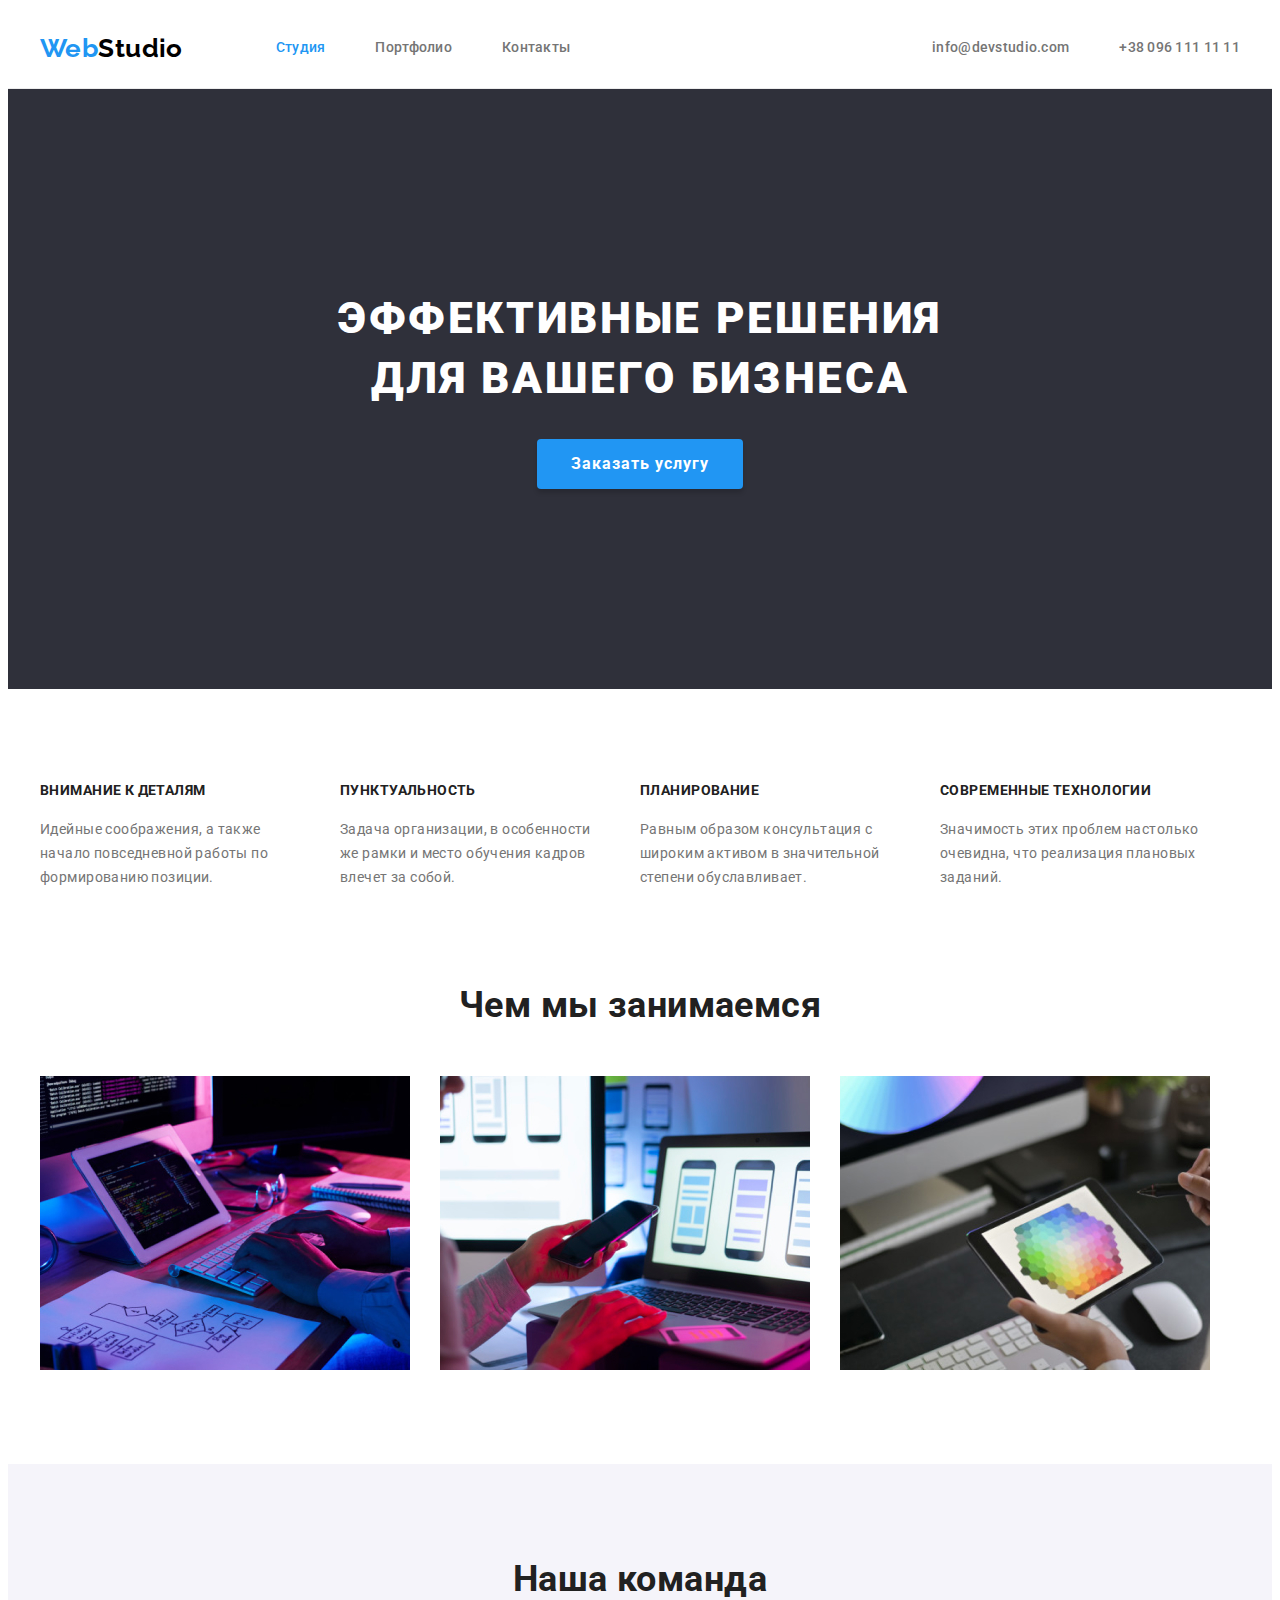
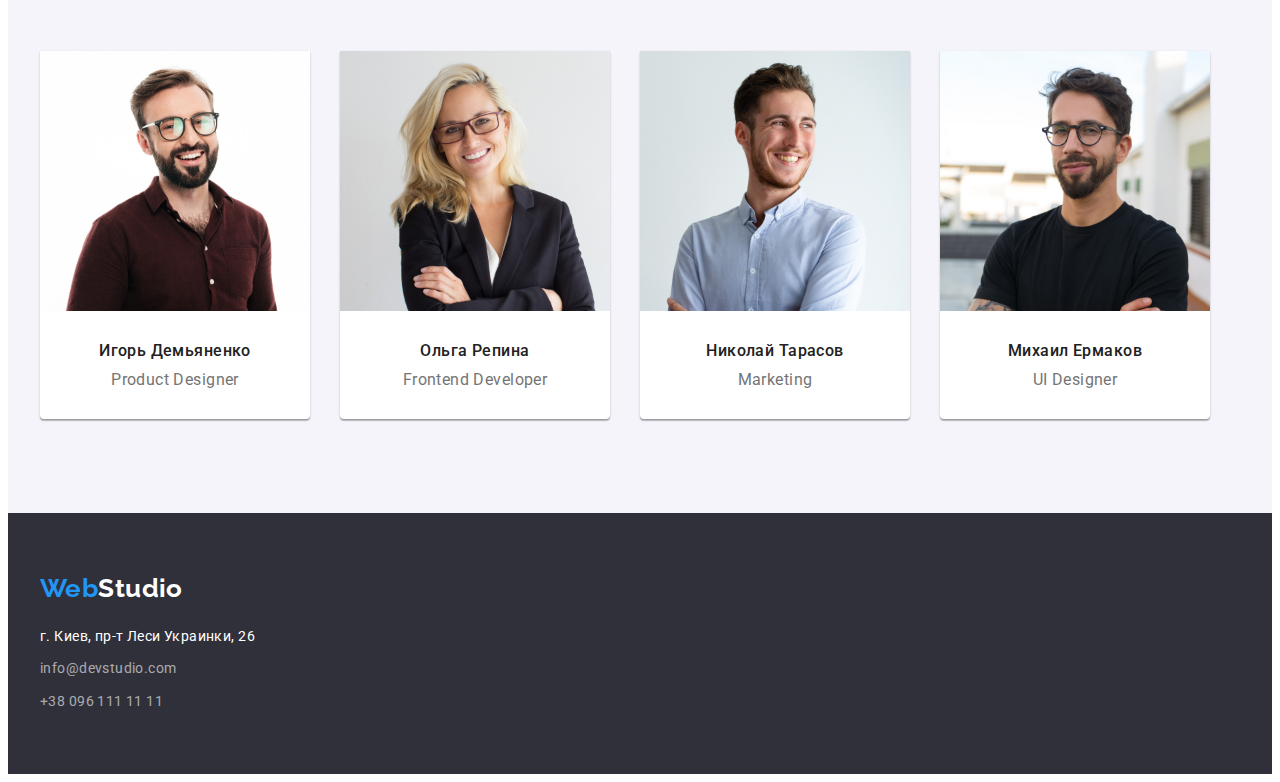
<file: index.html>
<!DOCTYPE html>
<html lang="ru">
  <head>
    <meta charset="UTF-8" />
    <meta http-equiv="X-UA-Compatible" content="IE=edge" />
    <meta name="viewport" content="width=device-width, initial-scale=1.0" />
    <link rel="preconnect" href="https://fonts.gstatic.com" />
    <link
      href="https://fonts.googleapis.com/css2?family=Raleway:wght@700&family=Roboto:wght@400;500;700;900&display=swap"
      rel="stylesheet"
    />
    <link rel="stylesheet" href="./css/styles.css" />
    <link
      rel="stylesheet"
      href="https://cdnjs.cloudflare.com/ajax/libs/modern-normalize/0.2.0/modern-normalize.min.css"
      integrity="sha512-sqIVMkf5f8XGYI/UZYGs7wODxlUeoj9JknataPfUwtvrSKWMHrMXGZ7Evb6nabFYJQG15vFFyALe6r0nWCD1Ug=="
      crossorigin="anonymous"
    />
    <title>Студия</title>
  </head>
  <body>
    <!--Header-->
    <header class="header">
      <div class="container">
        <nav class="navigation">
          <a href="./index.html" class="logo"
            ><span class="logo-web">Web</span>Studio</a
          >
          <ul class="list nav-links">
            <li class="item">
              <a href="./index.html" class="nav-link current-page">Студия</a>
            </li>
            <li class="item">
              <a href="./portfolio.html" class="nav-link">Портфолио</a>
            </li>
            <li class="item">
              <a href="#" class="nav-link">Контакты</a>
            </li>
          </ul>
        </nav>
        <ul class="list header-contacts">
          <li class="item">
            <a href="mailto:info@devstudio.com" class="header-contact"
              >info@devstudio.com</a
            >
          </li>
          <li class="item">
            <a href="tel:+380961111111" class="header-contact"
              >+38 096 111 11 11</a
            >
          </li>
        </ul>
      </div>
    </header>
    <main>
      <!--Hero-->
      <section class="section hero">
        <h1 class="hero-title">ЭФФЕКТИВНЫЕ РЕШЕНИЯ ДЛЯ ВАШЕГО БИЗНЕСА</h1>
        <button type="button" value="Заказать услугу" class="hero-button">
          Заказать услугу
        </button>
      </section>
      <!--feature-->
      <section class="section">
        <div class="container">
          <h2 hidden>Наши преимущества</h2>
          <ul class="feature list">
            <li>
              <h3 class="feature-title">Внимание к деталям</h3>
              <p>
                Идейные соображения, а также начало повседневной работы по
                формированию позиции.
              </p>
            </li>
            <li>
              <h3 class="feature-title">Пунктуальность</h3>
              <p>
                Задача организации, в особенности же рамки и место обучения
                кадров влечет за собой.
              </p>
            </li>
            <li>
              <h3 class="feature-title">Планирование</h3>
              <p>
                Равным образом консультация с широким активом в значительной
                степени обуславливает.
              </p>
            </li>
            <li>
              <h3 class="feature-title">Современные технологии</h3>
              <p>
                Значимость этих проблем настолько очевидна, что реализация
                плановых заданий.
              </p>
            </li>
          </ul>
        </div>
      </section>
      <!--Our work-->
      <section class="section our-work">
        <div class="container">
          <h2 class="section-title">Чем мы занимаемся</h2>
          <ul class="our-work-list list">
            <li>
              <img src="./images/box1.jpg" alt="Пишем код" width="370" />
            </li>
            <li>
              <img
                src="./images/box2.jpg"
                alt="Разрабатываем мобильные приложения"
                width="370"
              />
            </li>
            <li>
              <img
                src="./images/box3.jpg"
                alt="Разрабатываем дизайн"
                width="370"
              />
            </li>
          </ul>
        </div>
      </section>
      <!--Our team-->
      <section class="section our-team">
        <div class="container">
          <h2 class="section-title">Наша команда</h2>
          <ul class="team-list list">
            <li>
              <img
                src="./images/photo1.jpg"
                alt="Фото Игоря Демьяненко"
                width="270"
              />
              <div class="member-description">
                <h3 class="team-member">Игорь Демьяненко</h3>
                <p class="team-position">Product Designer</p>
              </div>
            </li>
            <li>
              <img
                src="./images/photo2.jpg"
                alt="Фото Ольги Репиной"
                width="270"
              />
              <div class="member-description">
                <h3 class="team-member">Ольга Репина</h3>
                <p class="team-position">Frontend Developer</p>
              </div>
            </li>
            <li>
              <img
                src="./images/photo3.jpg"
                alt="Фото Николая Тарасова"
                width="270"
              />
              <div class="member-description">
                <h3 class="team-member">Николай Тарасов</h3>
                <p class="team-position">Marketing</p>
              </div>
            </li>
            <li>
              <img
                src="./images/photo4.jpg"
                alt="Фото Михаила Ермакова"
                width="270"
              />
              <div class="member-description">
                <h3 class="team-member">Михаил Ермаков</h3>
                <p class="team-position">UI Designer</p>
              </div>
            </li>
          </ul>
        </div>
      </section>
    </main>
    <!--Footer-->
    <footer class="footer">
      <div class="container">
        <a href="#" class="logo"> <span class="logo-web">Web</span>Studio</a>
        <address class="address">
          г. Киев, пр-т Леси Украинки, 26
          <a href="mailto:info@devstudio.com" class="footer-contacts"
            >info@devstudio.com</a
          >
          <a href="tel:+380961111111" class="footer-contacts"
            >+38 096 111 11 11</a
          >
        </address>
      </div>
    </footer>
  </body>
</html>
</file>
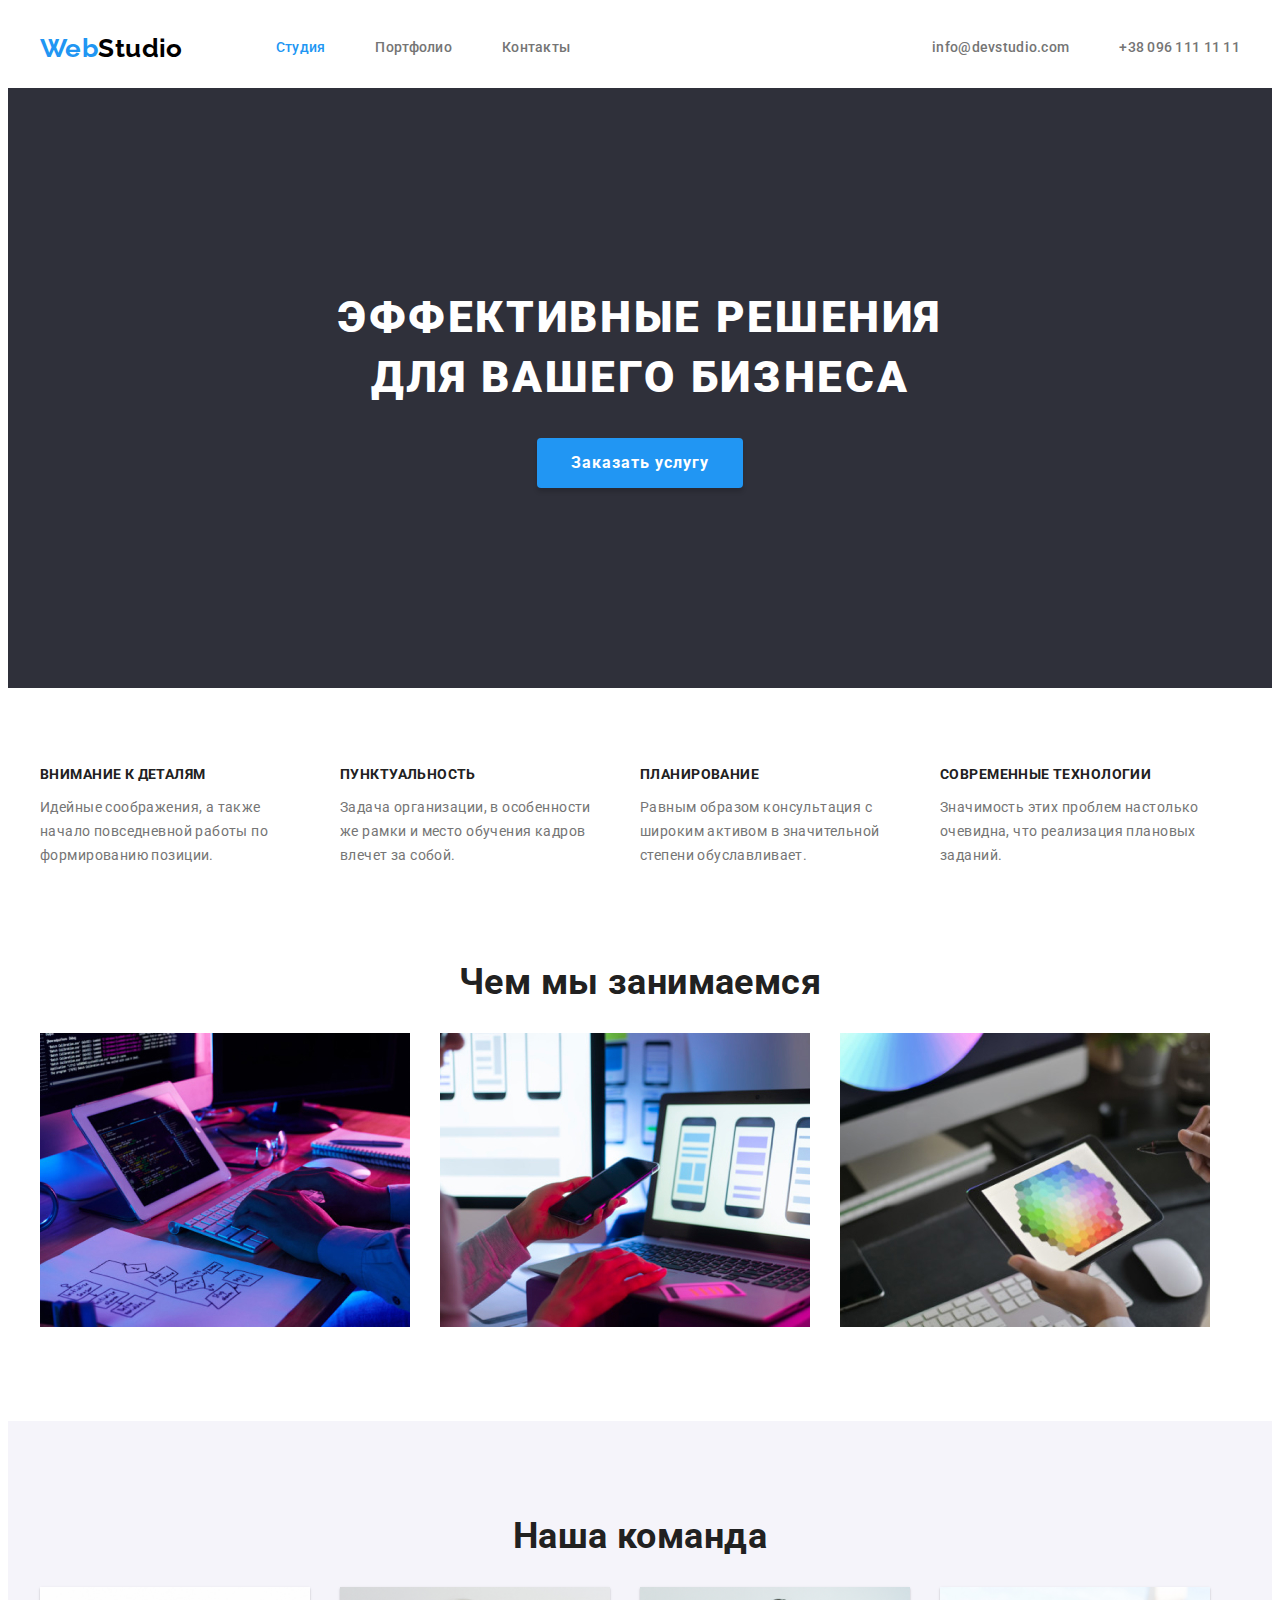
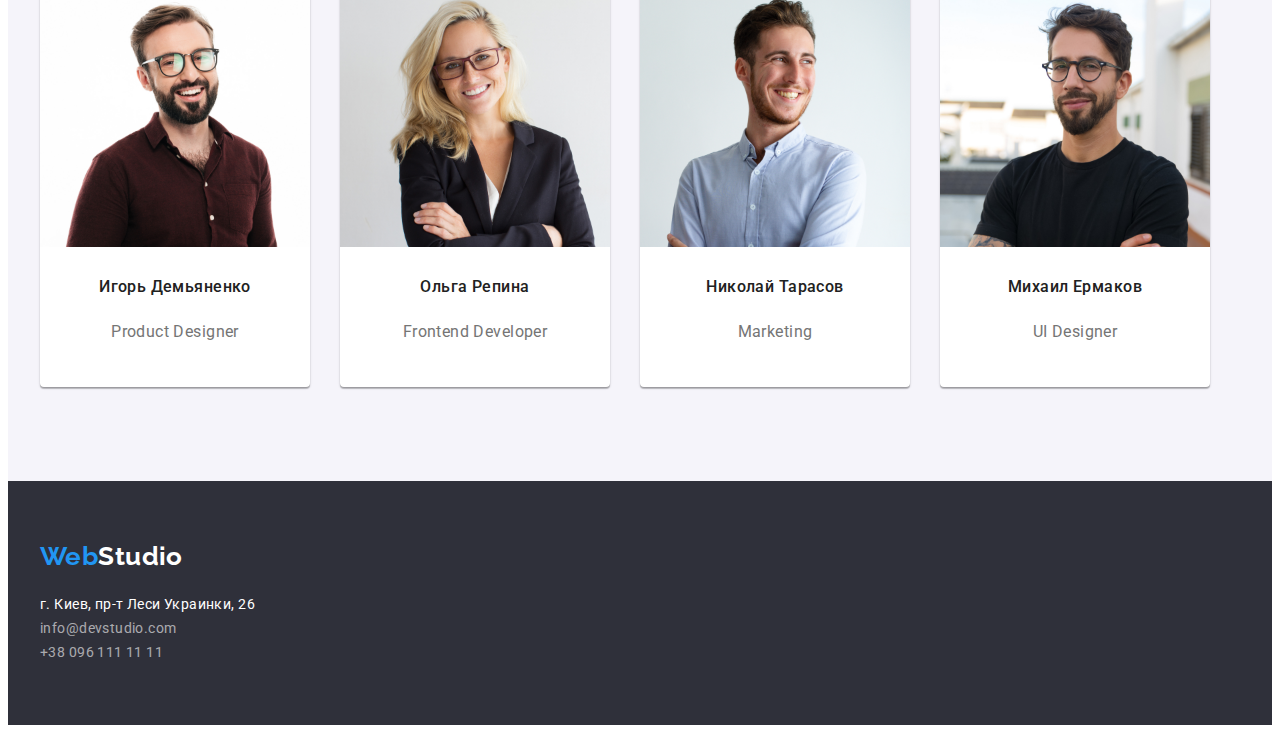
<file: goit-markup-hw-02/index.html>
<!DOCTYPE html>
<html lang="ru">
  <head>
    <meta charset="UTF-8" />
    <meta http-equiv="X-UA-Compatible" content="IE=edge" />
    <meta name="viewport" content="width=device-width, initial-scale=1.0" />
    <link rel="preconnect" href="https://fonts.gstatic.com" />
    <link
      href="https://fonts.googleapis.com/css2?family=Raleway:wght@700&family=Roboto:wght@400;500;700;900&display=swap"
      rel="stylesheet"
    />
    <link rel="stylesheet" href="./css/styles.css" />
    <link
      rel="stylesheet"
      href="https://cdnjs.cloudflare.com/ajax/libs/modern-normalize/0.2.0/modern-normalize.min.css"
      integrity="sha512-sqIVMkf5f8XGYI/UZYGs7wODxlUeoj9JknataPfUwtvrSKWMHrMXGZ7Evb6nabFYJQG15vFFyALe6r0nWCD1Ug=="
      crossorigin="anonymous"
    />
    <title>Студия</title>
  </head>
  <body>
    <!--Header-->
    <header class="header">
      <div class="container">
        <nav class="navigation">
          <a href="./index.html" class="logo"
            ><span class="logo-web">Web</span>Studio</a
          >
          <ul class="list nav-links">
            <li class="item">
              <a href="./index.html" class="nav-link current-page">Студия</a>
            </li>
            <li class="item">
              <a href="./portfolio.html" class="nav-link">Портфолио</a>
            </li>
            <li class="item">
              <a href="#" class="nav-link">Контакты</a>
            </li>
          </ul>
        </nav>
        <ul class="list header-contacts">
          <li class="item">
            <a href="mailto:info@devstudio.com" class="header-contact"
              >info@devstudio.com</a
            >
          </li>
          <li class="item">
            <a href="tel:+380961111111" class="header-contact"
              >+38 096 111 11 11</a
            >
          </li>
        </ul>
      </div>
    </header>
    <main>
      <!--Hero-->
      <section class="section hero">
        <h1 class="hero-title">ЭФФЕКТИВНЫЕ РЕШЕНИЯ ДЛЯ ВАШЕГО БИЗНЕСА</h1>
        <button type="button" value="Заказать услугу" class="hero-button">
          Заказать услугу
        </button>
      </section>
      <!--feature-->
      <section class="section feature">
        <div class="container">
          <h2 hidden>Наши преимущества</h2>
          <ul class="feature list">
            <li>
              <h3 class="feature-title">Внимание к деталям</h3>
              <p>
                Идейные соображения, а также начало повседневной работы по
                формированию позиции.
              </p>
            </li>
            <li>
              <h3 class="feature-title">Пунктуальность</h3>
              <p>
                Задача организации, в особенности же рамки и место обучения
                кадров влечет за собой.
              </p>
            </li>
            <li>
              <h3 class="feature-title">Планирование</h3>
              <p>
                Равным образом консультация с широким активом в значительной
                степени обуславливает.
              </p>
            </li>
            <li>
              <h3 class="feature-title">Современные технологии</h3>
              <p>
                Значимость этих проблем настолько очевидна, что реализация
                плановых заданий.
              </p>
            </li>
          </ul>
        </div>
      </section>
      <!--Our work-->
      <section class="section our-work">
        <div class="container">
          <h2 class="section-title">Чем мы занимаемся</h2>
          <ul class="our-work-list list">
            <li>
              <img src="./images/box1.jpg" alt="Пишем код" width="370" />
            </li>
            <li>
              <img
                src="./images/box2.jpg"
                alt="Разрабатываем мобильные приложения"
                width="370"
              />
            </li>
            <li>
              <img
                src="./images/box3.jpg"
                alt="Разрабатываем дизайн"
                width="370"
              />
            </li>
          </ul>
        </div>
      </section>
      <!--Our team-->
      <section class="section our-team">
        <div class="container">
          <h2 class="section-title">Наша команда</h2>
          <ul class="team-list list">
            <li>
              <img
                src="./images/photo1.jpg"
                alt="Фото Игоря Демьяненко"
                width="270"
              />
              <h3 class="team-member">Игорь Демьяненко</h3>
              <p class="team-position">Product Designer</p>
            </li>
            <li>
              <img
                src="./images/photo2.jpg"
                alt="Фото Ольги Репиной"
                width="270"
              />
              <h3 class="team-member">Ольга Репина</h3>
              <p class="team-position">Frontend Developer</p>
            </li>
            <li>
              <img
                src="./images/photo3.jpg"
                alt="Фото Николая Тарасова"
                width="270"
              />
              <h3 class="team-member">Николай Тарасов</h3>
              <p class="team-position">Marketing</p>
            </li>
            <li>
              <img
                src="./images/photo4.jpg"
                alt="Фото Михаила Ермакова"
                width="270"
              />
              <h3 class="team-member">Михаил Ермаков</h3>
              <p class="team-position">UI Designer</p>
            </li>
          </ul>
        </div>
      </section>
    </main>
    <!--Footer-->
    <footer class="footer">
      <div class="container">
        <a href="#" class="logo"> <span class="logo-web">Web</span>Studio</a>
        <address class="address">
          г. Киев, пр-т Леси Украинки, 26<br />
          <a href="mailto:info@devstudio.com" class="footer-contacts"
            >info@devstudio.com</a
          ><br />
          <a href="tel:+380961111111" class="footer-contacts"
            >+38 096 111 11 11</a
          >
        </address>
      </div>
    </footer>
  </body>
</html>
</file>
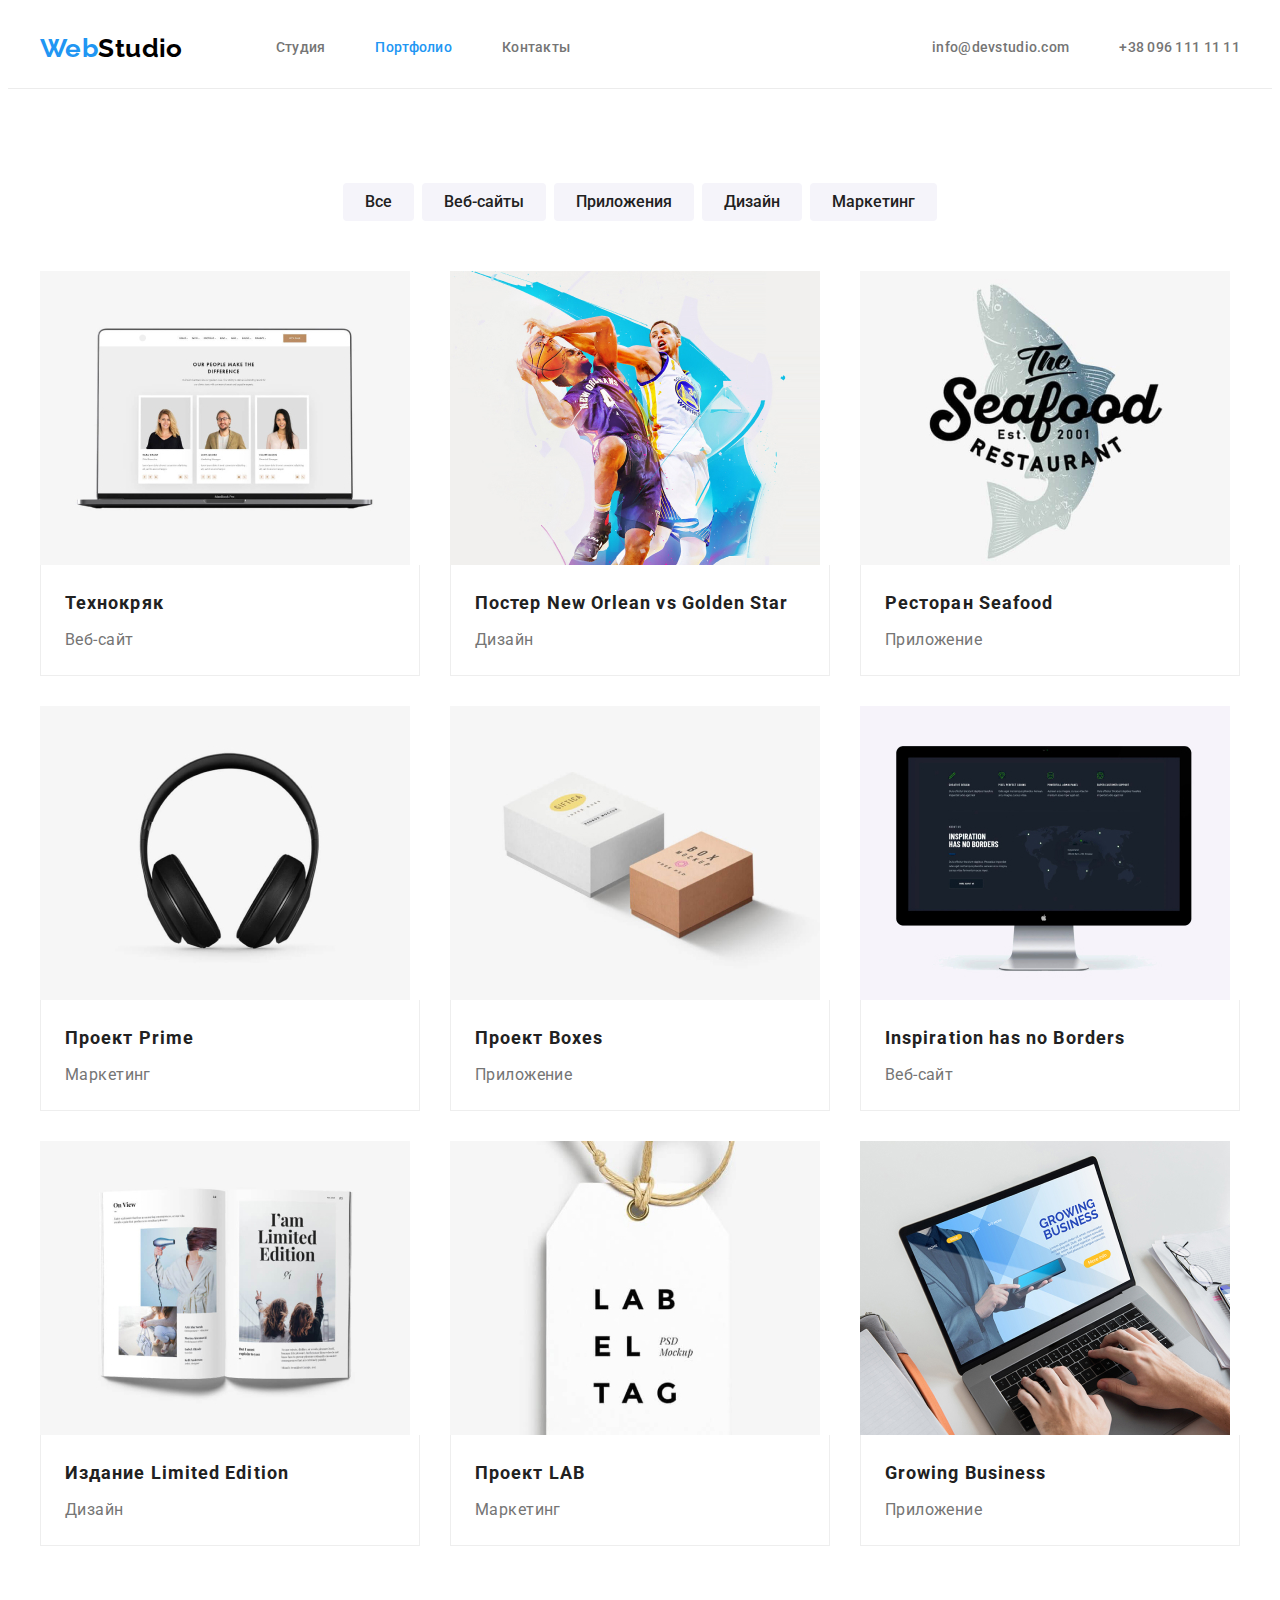
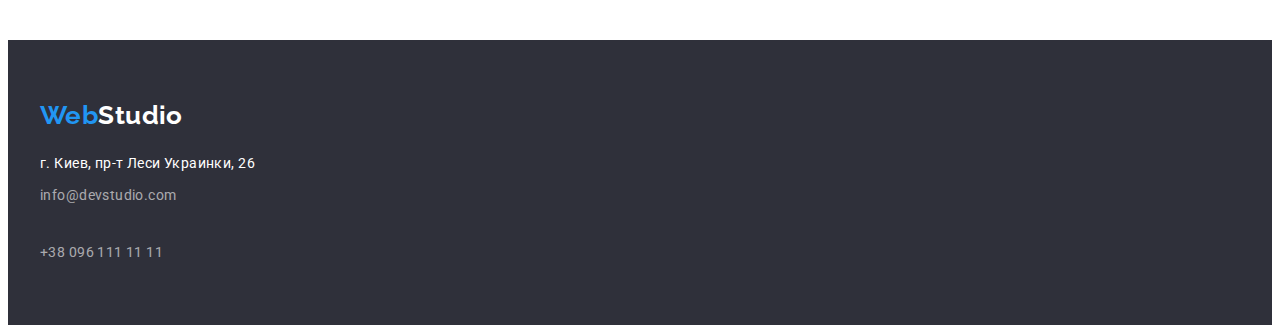
<file: portfolio.html>
<!DOCTYPE html>
<html lang="ru">
  <head>
    <meta charset="UTF-8" />
    <meta http-equiv="X-UA-Compatible" content="IE=edge" />
    <meta name="viewport" content="width=device-width, initial-scale=1.0" />
    <link rel="preconnect" href="https://fonts.gstatic.com" />
    <link
      href="https://fonts.googleapis.com/css2?family=Raleway:wght@700&family=Roboto:wght@400;500;700;900&display=swap"
      rel="stylesheet"
    />
    <link rel="stylesheet" href="./css/styles.css" />
    <link
      rel="stylesheet"
      href="https://cdnjs.cloudflare.com/ajax/libs/modern-normalize/0.2.0/modern-normalize.min.css"
      integrity="sha512-sqIVMkf5f8XGYI/UZYGs7wODxlUeoj9JknataPfUwtvrSKWMHrMXGZ7Evb6nabFYJQG15vFFyALe6r0nWCD1Ug=="
      crossorigin="anonymous"
    />
    <title>Портфолио</title>
  </head>
  <body>
    <!--Header-->
    <header class="header">
      <div class="container">
        <nav class="navigation">
          <a href="./index.html" class="logo"
            ><span class="logo-web">Web</span>Studio</a
          >
          <ul class="list nav-links">
            <li class="item">
              <a href="./index.html" class="nav-link">Студия</a>
            </li>
            <li class="item">
              <a href="./portfolio.html" class="nav-link current-page"
                >Портфолио</a
              >
            </li>
            <li class="item">
              <a href="#" class="nav-link">Контакты</a>
            </li>
          </ul>
        </nav>
        <ul class="list header-contacts">
          <li class="item">
            <a href="mailto:info@devstudio.com" class="header-contact"
              >info@devstudio.com</a
            >
          </li>
          <li class="item">
            <a href="tel:+380961111111" class="header-contact"
              >+38 096 111 11 11</a
            >
          </li>
        </ul>
      </div>
    </header>
    <main>
      <!-- Our portfolio -->
      <section class="section">
        <div class="container">
          <h1 hidden>Наше портфолио</h1>
          <h2 hidden>Work filter</h2>
          <ul class="work-filter list">
            <li class="item">
              <button type="button" class="filter-button">Все</button>
            </li>
            <li class="item">
              <button type="button" class="filter-button">Веб-сайты</button>
            </li>
            <li class="item">
              <button type="button" class="filter-button">Приложения</button>
            </li>
            <li class="item">
              <button type="button" class="filter-button">Дизайн</button>
            </li>
            <li class="item">
              <button type="button" class="filter-button">Маркетинг</button>
            </li>
          </ul>
          <h2 hidden>Work list</h2>
          <ul class="work-list list">
            <li class="item">
              <img src="./images/portfolio/work1.jpg" alt="Ноутбук с
              изображением лендинга" width: 370px; />
              <div class="work-list-content">
                <h3 class="work-name">Технокряк</h3>
                <p class="work-type">Веб-сайт</p>
              </div>
            </li>
            <li class="item">
              <img src="./images/portfolio/work2.jpg" alt="Два баскетболиста"
              width: 370px; />
              <div class="work-list-content">
                <h3 class="work-name">Постер New Orlean vs Golden Star</h3>
                <p class="work-type">Дизайн</p>
              </div>
            </li>
            <li class="item">
              <img src="./images/portfolio/work3.jpg" alt="Логотип Seafood"
              width: 370px; />
              <div class="work-list-content">
                <h3 class="work-name">Ресторан Seafood</h3>
                <p class="work-type">Приложение</p>
              </div>
            </li>
            <li class="item">
              <img src="./images/portfolio/work4.jpg" alt="Наушники" width:
              370px; />
              <div class="work-list-content">
                <h3 class="work-name">Проект Prime</h3>
                <p class="work-type">Маркетинг</p>
              </div>
            </li>
            <li class="item">
              <img src="./images/portfolio/work5.jpg" alt="Коробки" width:
              370px; />
              <div class="work-list-content">
                <h3 class="work-name">Проект Boxes</h3>
                <p class="work-type">Приложение</p>
              </div>
            </li>
            <li class="item">
              <img src="./images/portfolio/work6.jpg" alt="Монитор" width:
              370px; />
              <div class="work-list-content">
                <h3 class="work-name">Inspiration has no Borders</h3>
                <p class="work-type">Веб-сайт</p>
              </div>
            </li>
            <li class="item">
              <img src="./images/portfolio/work7.jpg" alt="Книга" />
              <div class="work-list-content">
                <h3 class="work-name">Издание Limited Edition</h3>
                <p class="work-type">Дизайн</p>
              </div>
            </li>
            <li class="item">
              <img src="./images/portfolio/work8.jpg" alt="Бирка LAB" width:
              370px; />
              <div class="work-list-content">
                <h3 class="work-name">Проект LAB</h3>
                <p class="work-type">Маркетинг</p>
              </div>
            </li>
            <li class="item">
              <img src="./images/portfolio/work9.jpg" alt="Работа за ноутбуком"
              width: 370px; />
              <div class="work-list-content">
                <h3 class="work-name">Growing Business</h3>
                <p class="work-type">Приложение</p>
              </div>
            </li>
          </ul>
        </div>
      </section>
    </main>
    <!--Footer-->
    <footer class="footer">
      <div class="container">
        <a href="#" class="logo"> <span class="logo-web">Web</span>Studio</a>
        <address class="address">
          г. Киев, пр-т Леси Украинки, 26<br />
          <a href="mailto:info@devstudio.com" class="footer-contacts"
            >info@devstudio.com</a
          ><br />
          <a href="tel:+380961111111" class="footer-contacts"
            >+38 096 111 11 11</a
          >
        </address>
      </div>
    </footer>
  </body>
</html>
</file>
<file: css/styles.css>
:root {
  --text-color: #757575;
  --accent: #2196f3;
  --heading-color: #212121;
  --white-color: #ffffff;
  --black-color: #000000;
  --background-dark: #2f303a;
  --background-grey: #f5f4fa;
}

body {
  font-family: "Roboto", sans-serif;
  font-style: normal;
  font-weight: normal;
  font-size: 14px;
  line-height: 1.71;
  letter-spacing: 0.03em;
  color: var(--text-color);
}

a {
  text-decoration: none;
}

li {
  list-style: none;
}

img {
  display: block;
  max-width: 100%;
  height: auto;
}

button {
  font-family: inherit;
  cursor: pointer;
  background-color: inherit;
  border: none;
}

h1,
h2,
h3,
h4,
h5,
h6,
p {
  margin-top: 0;
  margin-bottom: 0;
}

/* components */

.container {
  width: 1200px;
  padding-left: 15px;
  padding-right: 15px;
  margin-left: auto;
  margin-right: auto;
}

.list {
  list-style: none;
  padding-left: 0;
  margin: 0;
}

.logo {
  font-family: Raleway, sans-serif;
  font-style: normal;
  font-weight: bold;
  font-size: 26px;
  line-height: 1.19;
}

.logo-web {
  color: var(--accent);
}

.header .logo {
  color: var(--black-color);
}

.footer .logo {
  color: var(--white-color);
}

.section {
  padding-top: 94px;
  padding-bottom: 94px;
}

/* header */

.header {
  border-bottom: 1px solid #ececec;
}

.header .container,
.navigation,
.nav-links,
.header-contacts {
  display: flex;
  align-items: center;
}

.logo {
  margin-right: 93px;
}
.nav-links .item:not(:last-child) {
  margin-right: 50px;
}

.header-contacts {
  margin-left: auto;
}

.header-contacts .item + .item {
  margin-left: 50px;
}

.nav-link,
.header-contact {
  display: block;
  padding-top: 32px;
  padding-bottom: 32px;

  font-weight: 500;
  line-height: 1.14;
  letter-spacing: 0.02em;

  color: var(--text-color);
}

.nav-link:hover,
.nav-link:focus,
.header-contact:hover,
.header-contact:focus,
.footer-contacts:hover,
.footer-contacts:focus {
  color: var(--accent);
}

.current-page {
  color: var(--accent);
  font-weight: 500;
}

/* hero */

.hero {
  padding-top: 200px;
  padding-bottom: 200px;
  background-color: var(--background-dark);
}

.hero-title {
  max-width: 696px;
  margin-left: auto;
  margin-right: auto;
  margin-top: 0;
  margin-bottom: 30px;

  font-weight: 900;
  font-size: 44px;
  line-height: 1.36;
  text-align: center;
  letter-spacing: 0.06em;
  text-transform: uppercase;
  color: var(--white-color);
}

.hero-button {
  margin-left: auto;
  margin-right: auto;
  padding: 10px 34px;

  font-weight: bold;
  font-size: 16px;
  line-height: 1.87;
  display: flex;
  align-items: center;
  text-align: center;
  letter-spacing: 0.06em;
  cursor: pointer;
  border: 0;
  color: var(--white-color);
  background-color: var(--accent);
  box-shadow: 0px 4px 4px rgba(0, 0, 0, 0.15);
  border-radius: 4px;
}

/* feature */

.feature {
  display: flex;
  margin: -15px;
}

.feature li {
  width: 270px;
  margin: 15px;
}

.feature-title {
  margin-bottom: 20px;
  font-size: 14px;
  line-height: 1.14;
  text-transform: uppercase;
  color: var(--heading-color);
}

/* Our work */

.our-work {
  padding-top: 0;
}

.our-work-list {
  display: flex;
  margin: -15px;
}

.our-work-list li {
  margin: 15px;
}

.section-title {
  margin-bottom: 50px;
  font-size: 36px;
  line-height: 1.17;
  text-align: center;
  color: var(--heading-color);
}

/* Our team */

.our-team {
  background-color: var(--background-grey);
}

.member-description {
  padding: 30px;
}

.team-list {
  display: flex;
  margin: -15px;
}

.team-list li {
  max-width: 270px;
  margin: 15px;
  background-color: var(--white-color);
  box-shadow: 0px 1px 3px rgba(0, 0, 0, 0.12), 0px 1px 1px rgba(0, 0, 0, 0.14),
    0px 2px 1px rgba(0, 0, 0, 0.2);
  border-radius: 0px 0px 4px 4px;
}

.team-member {
  margin-bottom: 10px;
  font-weight: 500;
  font-size: 16px;
  line-height: 1.19;
  text-align: center;
  color: var(--heading-color);
}

.team-position {
  font-size: 16px;
  line-height: 1.19;
  text-align: center;
}

/* Footer */

.footer {
  padding-top: 60px;
  padding-bottom: 60px;
  background-color: var(--background-dark);
}

.footer .logo {
  color: var(--white-color);
}

.address {
  margin-top: 20px;

  font-style: normal;
  color: var(--white-color);
}

.footer-contacts {
  display: block;
  margin-top: 9px;

  color: rgba(255, 255, 255, 0.6);
}

/* Work filter */

.work-filter {
  display: flex;
  justify-content: center;
  margin-bottom: 50px;
}

.work-filter .item + .item {
  margin-left: 8px;
}

.filter-button {
  padding: 6px 22px;
  font-weight: 500;
  font-size: 16px;
  line-height: 1.62;
  text-align: center;
  cursor: pointer;
  border: 0;
  border-radius: 4px;
  color: var(--heading-color);
  background-color: var(--background-grey);
}

.filter-button:hover,
.filter-button:focus {
  color: var(--white-color);
  background-color: var(--accent);
  box-shadow: 0px 3px 1px rgba(0, 0, 0, 0.1), 0px 1px 2px rgba(0, 0, 0, 0.08),
    0px 2px 2px rgba(0, 0, 0, 0.12);
}

/* Work list */

.work-list {
  display: flex;
  flex-wrap: wrap;
  margin: -15px;
}

.work-list .item {
  margin: 15px;
  flex-basis: calc(100% / 3 - 30px);
  box-sizing: border-box;
}

.work-list-content {
  padding: 20px 24px;
  border: 1px solid #eeeeee;
  border-top: none;
}

.work-name {
  margin-bottom: 4px;
  font-size: 18px;
  line-height: 2;
  letter-spacing: 0.06em;
  color: var(--heading-color);
}

.work-type {
  margin-bottom: 0;
  font-size: 16px;
  line-height: 1.87;
}
</file>
<file: goit-markup-hw-02/css/styles.css>
:root {
  --text-color: #757575;
  --accent: #2196f3;
  --heading-color: #212121;
  --white-color: #ffffff;
  --black-color: #000000;
  --background-dark: #2f303a;
  --background-grey: #f5f4fa;
}

body {
  font-family: "Roboto", sans-serif;
  font-style: normal;
  font-weight: normal;
  font-size: 14px;
  line-height: 1.71;
  letter-spacing: 0.03em;
  color: var(--text-color);
}

a {
  text-decoration: none;
}

li {
  list-style: none;
}

img {
  display: block;
  max-width: 100%;
  height: auto;
}

button {
  font-family: inherit;
  cursor: pointer;
  background-color: inherit;
  border: none;
}

h1,
h2,
h3,
h4,
h5,
h6,
p {
  margin-top: 0;
}

/* components */

.container {
  width: 1200px;
  padding-left: 15px;
  padding-right: 15px;
  margin-left: auto;
  margin-right: auto;
}

.list {
  list-style: none;
  padding-left: 0;
  margin: 0;
}

.logo {
  font-family: Raleway, sans-serif;
  font-style: normal;
  font-weight: bold;
  font-size: 26px;
  line-height: 1.19;
}

.logo-web {
  color: var(--accent);
}

.header .logo {
  color: var(--black-color);
}

.footer .logo {
  color: var(--white-color);
}

.section {
  padding-top: 94px;
  padding-bottom: 94px;
}

/* header */

.header .container,
.navigation,
.nav-links,
.header-contacts {
  display: flex;
  align-items: center;
}

.logo {
  margin-right: 93px;
}
.nav-links .item:not(:last-child) {
  margin-right: 50px;
}

.header-contacts {
  margin-left: auto;
}

.header-contacts .item + .item {
  margin-left: 50px;
}

.nav-link,
.header-contact {
  display: block;
  padding-top: 32px;
  padding-bottom: 32px;

  font-weight: 500;
  line-height: 1.14;
  letter-spacing: 0.02em;

  color: var(--text-color);
}

.nav-link:hover,
.nav-link:focus,
.header-contact:hover,
.header-contact:focus,
.footer-contacts:hover,
.footer-contacts:focus {
  color: var(--accent);
}

.current-page {
  color: var(--accent);
  font-weight: 500;
}

/* hero */

.hero {
  padding-top: 200px;
  padding-bottom: 200px;
  background-color: var(--background-dark);
}

.hero-title {
  width: 696px;
  margin-left: auto;
  margin-right: auto;
  margin-top: 0;
  margin-bottom: 30px;

  font-weight: 900;
  font-size: 44px;
  line-height: 1.36;
  text-align: center;
  letter-spacing: 0.06em;
  text-transform: uppercase;
  color: var(--white-color);
}

.hero-button {
  margin-left: auto;
  margin-right: auto;
  padding: 10px 34px;

  font-weight: bold;
  font-size: 16px;
  line-height: 1.87;
  display: flex;
  align-items: center;
  text-align: center;
  letter-spacing: 0.06em;
  cursor: pointer;
  border: 0;
  color: var(--white-color);
  background-color: var(--accent);
  box-shadow: 0px 4px 4px rgba(0, 0, 0, 0.15);
  border-radius: 4px;
}

/* feature */

.feature {
  display: flex;
  margin: -15px;
}

.feature li {
  width: 270px;
  margin: 15px;
}

.feature-title {
  font-size: 14px;
  line-height: 1.14;
  text-transform: uppercase;
  color: var(--heading-color);
}

/* Our work */

.our-work {
  padding-top: 0;
}

.our-work-list {
  display: flex;
  margin: -15px;
}

.our-work-list li {
  margin: 15px;
}

.section-title {
  font-size: 36px;
  line-height: 1.17;
  text-align: center;
  color: var(--heading-color);
}

/* Our team */

.our-team {
  background-color: var(--background-grey);
}

.team-list {
  display: flex;
  margin: -15px;
}

.team-list li {
  margin: 15px;
  background-color: var(--white-color);
  box-shadow: 0px 1px 3px rgba(0, 0, 0, 0.12), 0px 1px 1px rgba(0, 0, 0, 0.14),
    0px 2px 1px rgba(0, 0, 0, 0.2);
  border-radius: 0px 0px 4px 4px;
}

.team-member {
  padding-top: 30px;
  padding-bottom: 10px;

  font-weight: 500;
  font-size: 16px;
  line-height: 1.19;
  text-align: center;
  color: var(--heading-color);
}

.team-position {
  padding-bottom: 30px;

  font-size: 16px;
  line-height: 1.19;
  text-align: center;
}

/* Footer */

.footer {
  padding-top: 60px;
  padding-bottom: 60px;
  background-color: var(--background-dark);
}

.footer .logo {
  color: var(--white-color);
}

.address {
  padding-top: 20px;

  font-style: normal;
  color: var(--white-color);
}

.footer-contacts {
  padding-top: 9px;

  color: rgba(255, 255, 255, 0.6);
}

/* Work filter */

.work-filter {
  display: flex;
  justify-content: center;
  padding-bottom: 50px;
}

.work-filter .item + .item {
  margin-left: 8px;
}

.filter-button {
  padding: 6px 22px;
  font-weight: 500;
  font-size: 16px;
  line-height: 1.62;
  text-align: center;
  cursor: pointer;
  border: 0;
  border-radius: 4px;
  color: var(--heading-color);
  background-color: var(--background-grey);
}

.filter-button:hover,
.filter-button:focus {
  color: var(--white-color);
  background-color: var(--accent);
  box-shadow: 0px 3px 1px rgba(0, 0, 0, 0.1), 0px 1px 2px rgba(0, 0, 0, 0.08),
    0px 2px 2px rgba(0, 0, 0, 0.12);
}

/* Work list */

.work-list {
  display: flex;
  flex-wrap: wrap;
  margin: -15px;
}

.work-list .item {
  margin: 15px;
  flex-basis: calc(100% / 3 - 30px);
  border: 1px solid #eeeeee;
  box-sizing: border-box;
}

.work-list-content {
  margin: 20px 24px;
}

.work-name {
  padding-bottom: 4px;
  margin-bottom: 0;
  font-size: 18px;
  line-height: 2;
  letter-spacing: 0.06em;
  color: var(--heading-color);
}

.work-type {
  margin-bottom: 0;
  font-size: 16px;
  line-height: 1.87;
}
</file>
